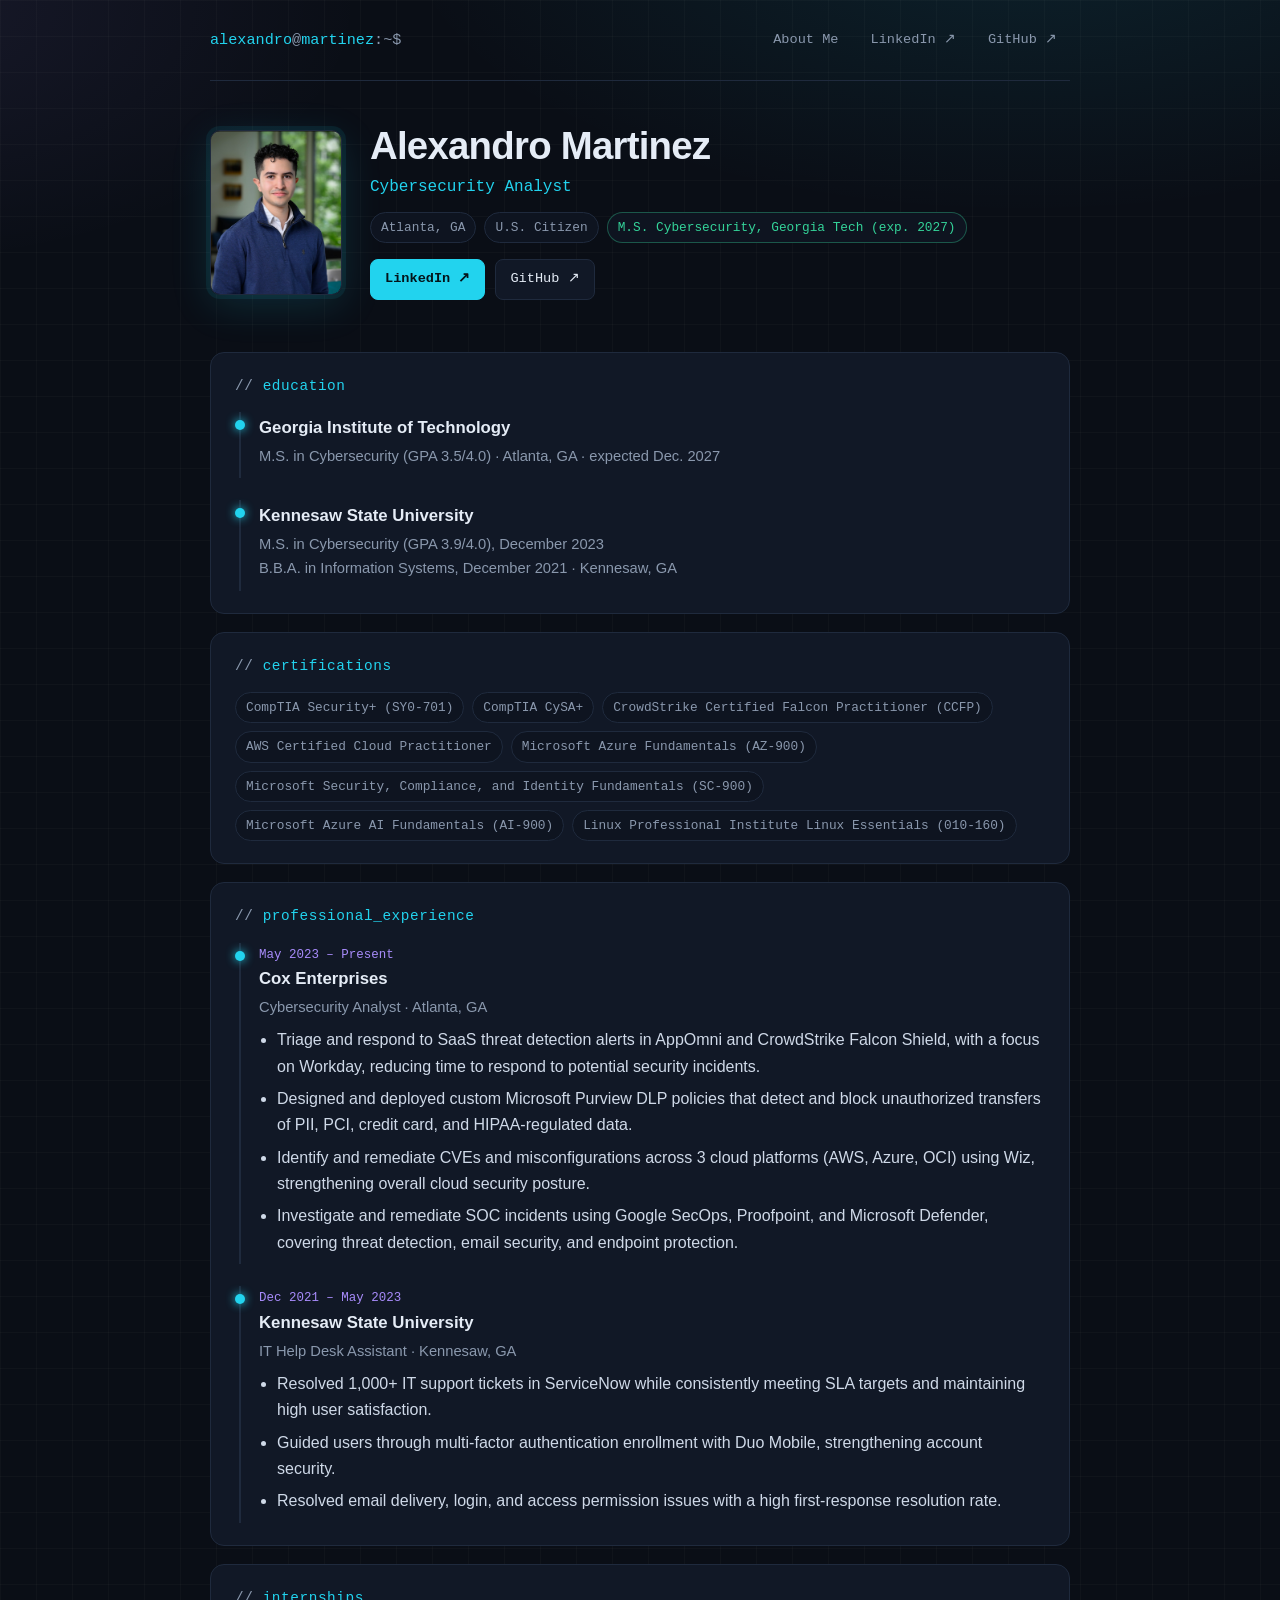
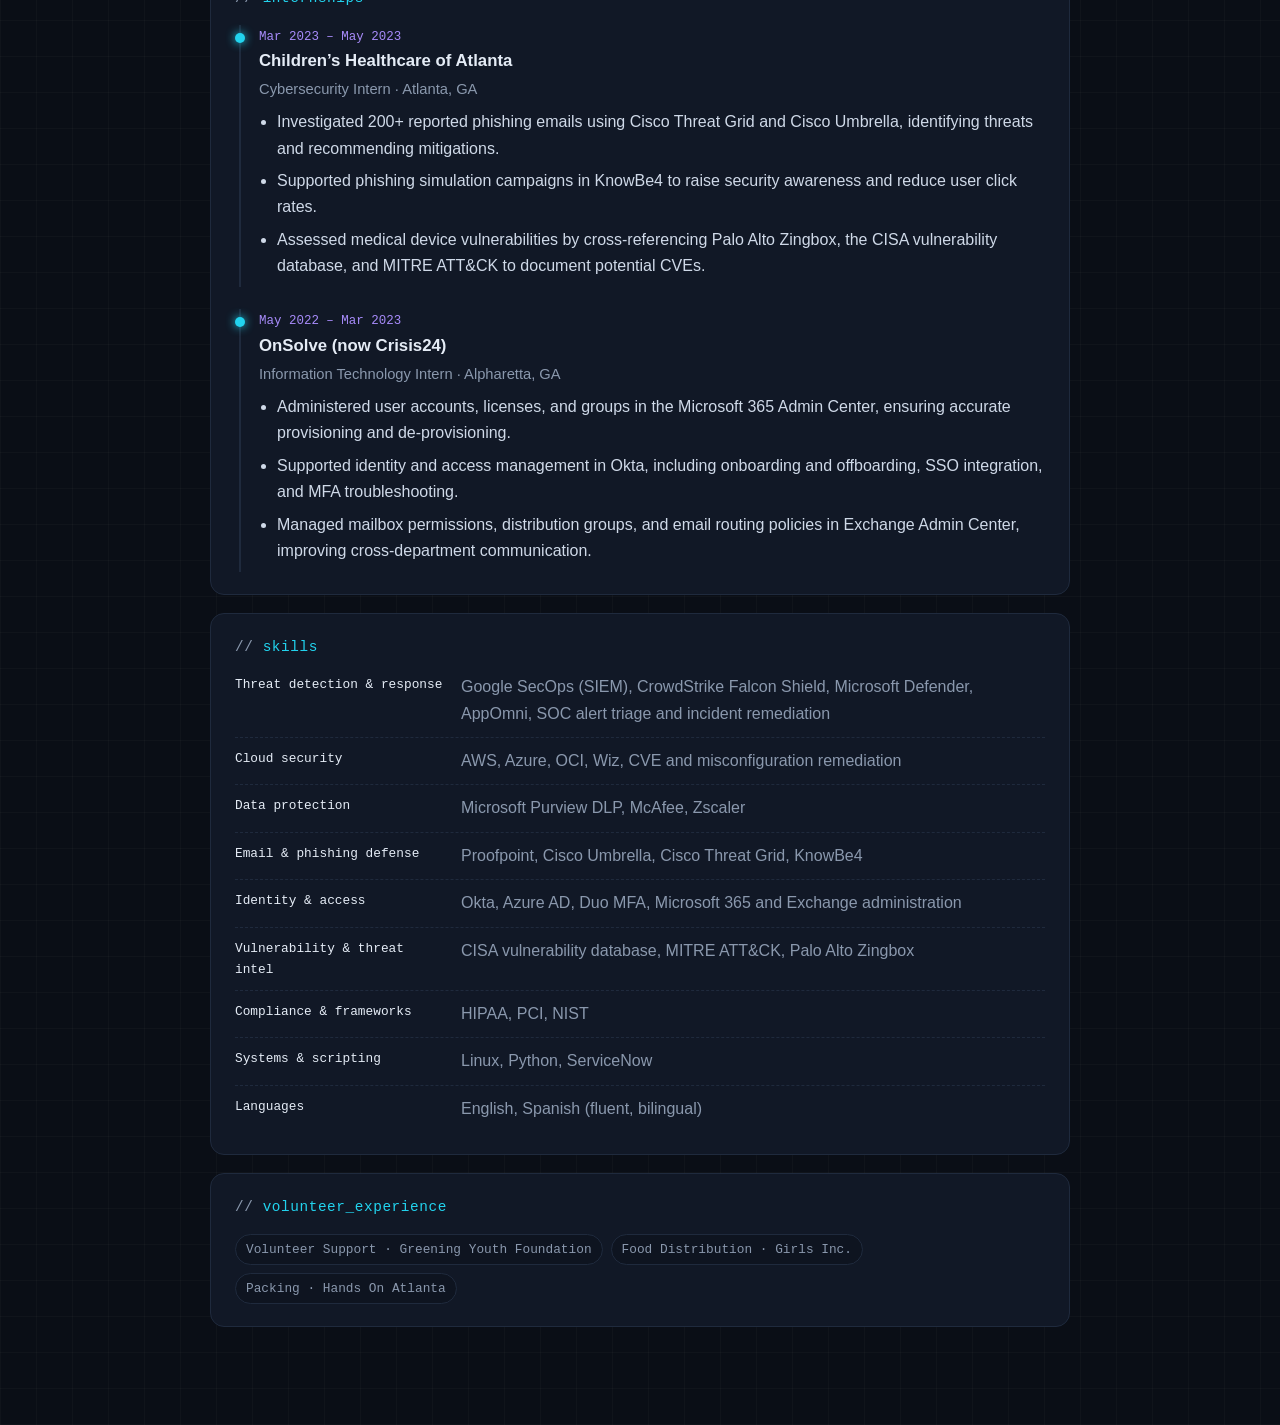
<file: index.html>
<!DOCTYPE html>
<html lang="en">
<head>
  <meta charset="utf-8">
  <meta name="viewport" content="width=device-width, initial-scale=1, viewport-fit=cover">
  <title>Alexandro Martinez</title>
  <link rel="stylesheet" href="style.css">
</head>
<body>
<div class="wrap">
  <header class="top">
    <a class="brand" href="index.html">alexandro<span>@</span>martinez<span>:~$</span></a>
    <nav>
      <a href="about.html">About Me</a>
      <a href="https://www.linkedin.com/in/alexandromartinez-cybersecurity" target="_blank" rel="noopener">LinkedIn ↗</a>
      <a href="https://github.com/alexandromartinez11" target="_blank" rel="noopener">GitHub ↗</a>
    </nav>
  </header>
  <div class="hero">
    <img src="IMG_0209.jpg" alt="Photo of Alexandro Martinez">
    <div>
      <h1>Alexandro Martinez</h1>
      <p class="tag">Cybersecurity Analyst</p>
      <ul class="chips">
      <li class="chip">Atlanta, GA</li>
      <li class="chip">U.S. Citizen</li>
      <li class="chip hl">M.S. Cybersecurity, Georgia Tech (exp. 2027)</li>
      </ul>
    <div class="btns">
      <a class="btn p" href="https://www.linkedin.com/in/alexandromartinez-cybersecurity" target="_blank" rel="noopener">LinkedIn ↗</a>
      <a class="btn" href="https://github.com/alexandromartinez11" target="_blank" rel="noopener">GitHub ↗</a>
    </div>
    </div>
  </div>

  <section class="card">
    <h2>education</h2>
    <div class="job"><h3>Georgia Institute of Technology</h3><p class="sub">M.S. in Cybersecurity (GPA 3.5/4.0) · Atlanta, GA · expected Dec. 2027</p></div>
    <div class="job"><h3>Kennesaw State University</h3><p class="sub">M.S. in Cybersecurity (GPA 3.9/4.0), December 2023<br>B.B.A. in Information Systems, December 2021 · Kennesaw, GA</p></div>
  </section>

  <section class="card">
    <h2>certifications</h2>
    <ul class="chips">
      <li class="chip">CompTIA Security+ (SY0-701)</li>
      <li class="chip">CompTIA CySA+</li>
      <li class="chip">CrowdStrike Certified Falcon Practitioner (CCFP)</li>
      <li class="chip">AWS Certified Cloud Practitioner</li>
      <li class="chip">Microsoft Azure Fundamentals (AZ-900)</li>
      <li class="chip">Microsoft Security, Compliance, and Identity Fundamentals (SC-900)</li>
      <li class="chip">Microsoft Azure AI Fundamentals (AI-900)</li>
      <li class="chip">Linux Professional Institute Linux Essentials (010-160)</li>
    </ul>
  </section>

  <section class="card">
    <h2>professional_experience</h2>
      <div class="job">
        <div class="when">May 2023 – Present</div>
        <h3>Cox Enterprises</h3>
        <p class="sub">Cybersecurity Analyst · Atlanta, GA</p>
        <ul class="b">
          <li>Triage and respond to SaaS threat detection alerts in AppOmni and CrowdStrike Falcon Shield, with a focus on Workday, reducing time to respond to potential security incidents.</li>
          <li>Designed and deployed custom Microsoft Purview DLP policies that detect and block unauthorized transfers of PII, PCI, credit card, and HIPAA-regulated data.</li>
          <li>Identify and remediate CVEs and misconfigurations across 3 cloud platforms (AWS, Azure, OCI) using Wiz, strengthening overall cloud security posture.</li>
          <li>Investigate and remediate SOC incidents using Google SecOps, Proofpoint, and Microsoft Defender, covering threat detection, email security, and endpoint protection.</li>
        </ul>
      </div>
      <div class="job">
        <div class="when">Dec 2021 – May 2023</div>
        <h3>Kennesaw State University</h3>
        <p class="sub">IT Help Desk Assistant · Kennesaw, GA</p>
        <ul class="b">
          <li>Resolved 1,000+ IT support tickets in ServiceNow while consistently meeting SLA targets and maintaining high user satisfaction.</li>
          <li>Guided users through multi-factor authentication enrollment with Duo Mobile, strengthening account security.</li>
          <li>Resolved email delivery, login, and access permission issues with a high first-response resolution rate.</li>
        </ul>
      </div>
  </section>

  <section class="card">
    <h2>internships</h2>
      <div class="job">
        <div class="when">Mar 2023 – May 2023</div>
        <h3>Children’s Healthcare of Atlanta</h3>
        <p class="sub">Cybersecurity Intern · Atlanta, GA</p>
        <ul class="b">
          <li>Investigated 200+ reported phishing emails using Cisco Threat Grid and Cisco Umbrella, identifying threats and recommending mitigations.</li>
          <li>Supported phishing simulation campaigns in KnowBe4 to raise security awareness and reduce user click rates.</li>
          <li>Assessed medical device vulnerabilities by cross-referencing Palo Alto Zingbox, the CISA vulnerability database, and MITRE ATT&amp;CK to document potential CVEs.</li>
        </ul>
      </div>
      <div class="job">
        <div class="when">May 2022 – Mar 2023</div>
        <h3>OnSolve (now Crisis24)</h3>
        <p class="sub">Information Technology Intern · Alpharetta, GA</p>
        <ul class="b">
          <li>Administered user accounts, licenses, and groups in the Microsoft 365 Admin Center, ensuring accurate provisioning and de-provisioning.</li>
          <li>Supported identity and access management in Okta, including onboarding and offboarding, SSO integration, and MFA troubleshooting.</li>
          <li>Managed mailbox permissions, distribution groups, and email routing policies in Exchange Admin Center, improving cross-department communication.</li>
        </ul>
      </div>
  </section>

  <section class="card">
    <h2>skills</h2>
      <div class="skill"><b>Threat detection &amp; response</b><span>Google SecOps (SIEM), CrowdStrike Falcon Shield, Microsoft Defender, AppOmni, SOC alert triage and incident remediation</span></div>
      <div class="skill"><b>Cloud security</b><span>AWS, Azure, OCI, Wiz, CVE and misconfiguration remediation</span></div>
      <div class="skill"><b>Data protection</b><span>Microsoft Purview DLP, McAfee, Zscaler</span></div>
      <div class="skill"><b>Email &amp; phishing defense</b><span>Proofpoint, Cisco Umbrella, Cisco Threat Grid, KnowBe4</span></div>
      <div class="skill"><b>Identity &amp; access</b><span>Okta, Azure AD, Duo MFA, Microsoft 365 and Exchange administration</span></div>
      <div class="skill"><b>Vulnerability &amp; threat intel</b><span>CISA vulnerability database, MITRE ATT&amp;CK, Palo Alto Zingbox</span></div>
      <div class="skill"><b>Compliance &amp; frameworks</b><span>HIPAA, PCI, NIST</span></div>
      <div class="skill"><b>Systems &amp; scripting</b><span>Linux, Python, ServiceNow</span></div>
      <div class="skill"><b>Languages</b><span>English, Spanish (fluent, bilingual)</span></div>
  </section>

  <section class="card">
    <h2>volunteer_experience</h2>
    <ul class="chips">
      <li class="chip">Volunteer Support · Greening Youth Foundation</li>
      <li class="chip">Food Distribution · Girls Inc.</li>
      <li class="chip">Packing · Hands On Atlanta</li>
    </ul>
  </section>
</div>
</body>
</html>
</file>
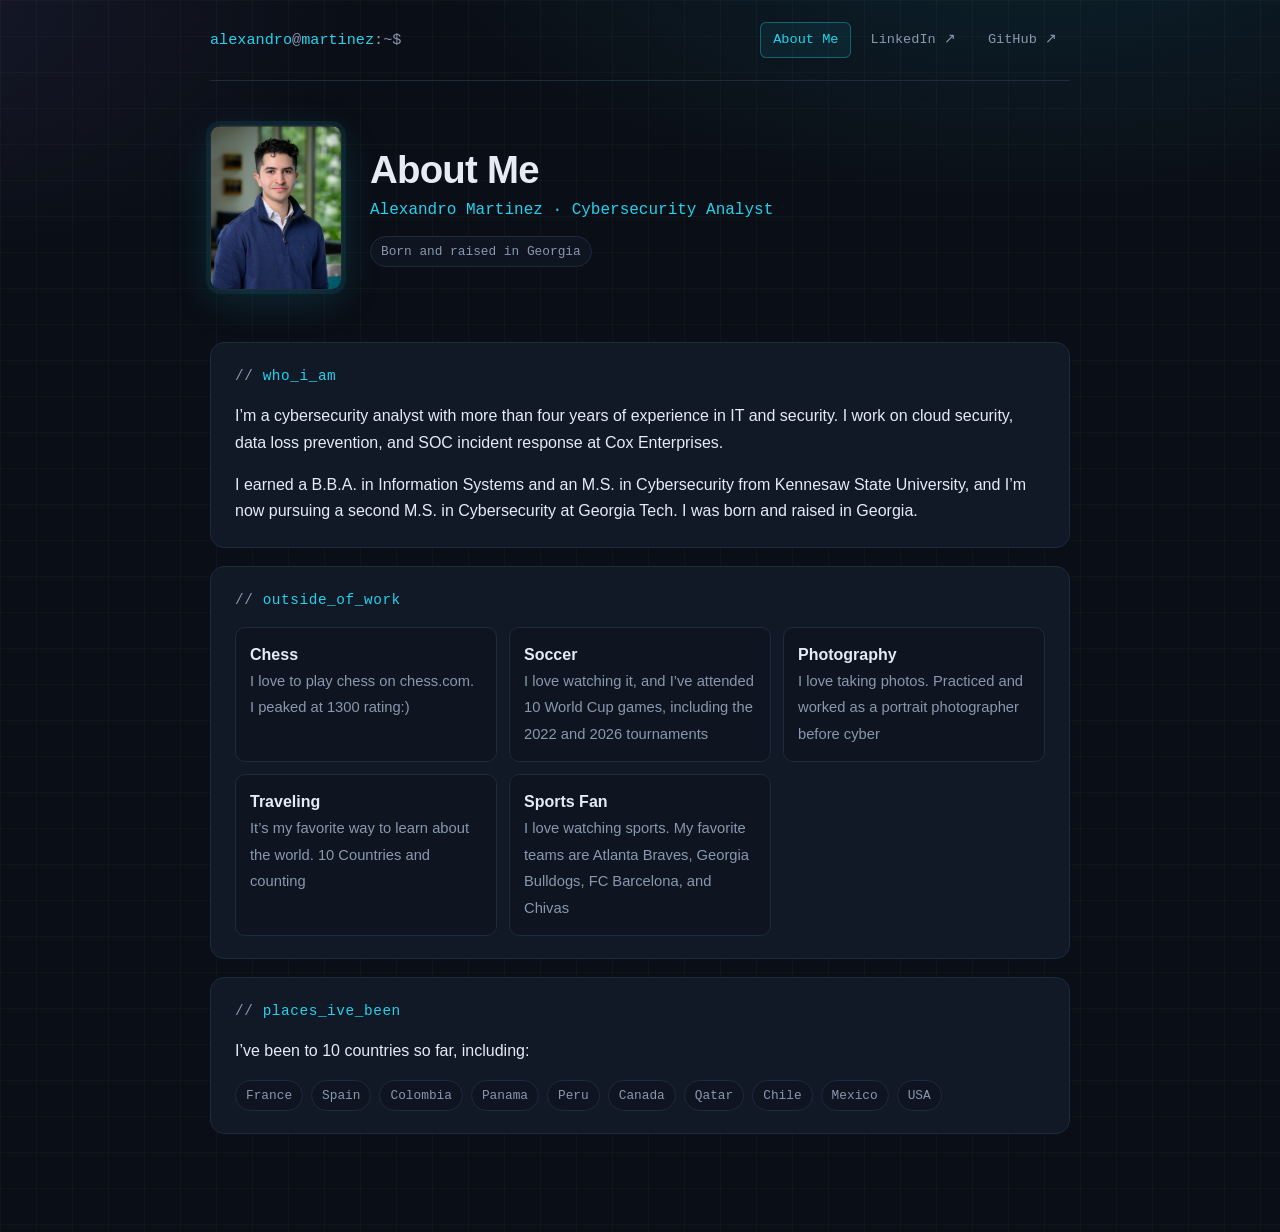
<file: about.html>
<!DOCTYPE html>
<html lang="en">
<head>
  <meta charset="utf-8">
  <meta name="viewport" content="width=device-width, initial-scale=1, viewport-fit=cover">
  <title>About Me | Alexandro Martinez</title>
  <link rel="stylesheet" href="style.css">
</head>
<body>
<div class="wrap">
  <header class="top">
    <a class="brand" href="index.html">alexandro<span>@</span>martinez<span>:~$</span></a>
    <nav>
      <a class="on" href="about.html">About Me</a>
      <a href="https://www.linkedin.com/in/alexandromartinez-cybersecurity" target="_blank" rel="noopener">LinkedIn ↗</a>
      <a href="https://github.com/alexandromartinez11" target="_blank" rel="noopener">GitHub ↗</a>
    </nav>
  </header>
  <div class="hero">
    <img src="IMG_0209.jpg" alt="Photo of Alexandro Martinez">
    <div>
      <h1>About Me</h1>
      <p class="tag">Alexandro Martinez · Cybersecurity Analyst</p>
      <ul class="chips">
        <li class="chip">Born and raised in Georgia</li>
      </ul>
    </div>
  </div>

  <section class="card">
    <h2>who_i_am</h2>
    <p style="margin-top:0">I’m a cybersecurity analyst with more than four years of experience in IT and security. I work on cloud security, data loss prevention, and SOC incident response at Cox Enterprises.</p>
    <p style="margin-bottom:0">I earned a B.B.A. in Information Systems and an M.S. in Cybersecurity from Kennesaw State University, and I’m now pursuing a second M.S. in Cybersecurity at Georgia Tech. I was born and raised in Georgia.</p>
  </section>

  <section class="card">
    <h2>outside_of_work</h2>
    <div class="grid2">
      <div class="mini"><b>Chess</b><span>I love to play chess on chess.com. I peaked at 1300 rating:)</span></div>
      <div class="mini"><b>Soccer</b><span>I love watching it, and I’ve attended 10 World Cup games, including the 2022 and 2026 tournaments</span></div>
      <div class="mini"><b>Photography</b><span>I love taking photos. Practiced and worked as a portrait photographer before cyber</span></div>
      <div class="mini"><b>Traveling</b><span>It’s my favorite way to learn about the world. 10 Countries and counting</span></div>
      <div class="mini"><b>Sports Fan</b><span>I love watching sports. My favorite teams are Atlanta Braves, Georgia Bulldogs, FC Barcelona, and Chivas</span>
    </div>
  </section>

  <section class="card">
    <h2>places_ive_been</h2>
    <p style="margin-top:0">I’ve been to 10 countries so far, including:</p>
    <ul class="chips">
      <li class="chip">France</li>
      <li class="chip">Spain</li>
      <li class="chip">Colombia</li>
      <li class="chip">Panama</li>
      <li class="chip">Peru</li>
      <li class="chip">Canada</li>
      <li class="chip">Qatar</li>
      <li class="chip">Chile</li>
      <li class="chip">Mexico</li>
      <li class="chip">USA</li>
    </ul>
  </section>
</div>
</body>
</html>
</file>
<file: style.css>
:root { --bg:#0a0e16; --panel:#111826; --panel2:#0e1420; --line:#1f2a3d; --text:#e5ecf6; --muted:#8a98ad; --cyan:#22d3ee; --violet:#a78bfa; --ok:#34d399; }
* { box-sizing: border-box; }
html { color-scheme: dark; background: var(--bg); }
body { margin:0; color:var(--text); font:16px/1.65 -apple-system,BlinkMacSystemFont,"Segoe UI",Inter,Helvetica,Arial,sans-serif;
  background: radial-gradient(900px 420px at 80% -80px, rgba(34,211,238,.10), transparent 70%), radial-gradient(700px 380px at -10% 0, rgba(167,139,250,.09), transparent 70%),
  linear-gradient(rgba(255,255,255,.025) 1px, transparent 1px) 0 0/100% 36px, linear-gradient(90deg, rgba(255,255,255,.025) 1px, transparent 1px) 0 0/36px 100%, var(--bg);
  padding-top: env(safe-area-inset-top,0px); padding-bottom: env(safe-area-inset-bottom,0px); min-height:100vh; }
.mono { font-family: ui-monospace,"SF Mono","Cascadia Code",Menlo,Consolas,monospace; }
.wrap { max-width:900px; margin:0 auto; padding:0 20px 80px; }
header.top { display:flex; align-items:center; justify-content:space-between; gap:16px; flex-wrap:wrap; padding:22px 0; border-bottom:1px solid var(--line); }
.brand { font-family:ui-monospace,Menlo,Consolas,monospace; color:var(--cyan); font-size:.95rem; text-decoration:none; }
.brand span { color:var(--muted); }
nav { display:flex; gap:6px; flex-wrap:wrap; }
nav a { font-family:ui-monospace,Menlo,Consolas,monospace; font-size:.85rem; color:var(--muted); text-decoration:none; padding:6px 12px; border:1px solid transparent; border-radius:6px; }
nav a:hover { color:var(--text); border-color:var(--line); }
nav a.on { color:var(--cyan); border-color:rgba(34,211,238,.35); background:rgba(34,211,238,.07); }
.hero { display:flex; gap:28px; align-items:center; flex-wrap:wrap; padding:44px 0 34px; }
.hero img { width:132px; aspect-ratio:4/5; height:auto; border-radius:10px; object-fit:cover; object-position:50% 20%; border:1px solid var(--line); box-shadow:0 0 0 4px rgba(34,211,238,.08), 0 10px 40px rgba(34,211,238,.15); }
h1 { font-size:2.4rem; line-height:1.1; margin:0 0 6px; letter-spacing:-.02em; }
.tag { font-family:ui-monospace,Menlo,Consolas,monospace; color:var(--cyan); margin:0 0 12px; }
.chips { display:flex; flex-wrap:wrap; gap:8px; margin:0; padding:0; list-style:none; }
.chip { font-family:ui-monospace,Menlo,Consolas,monospace; font-size:.8rem; padding:4px 10px; border:1px solid var(--line); border-radius:999px; background:var(--panel2); color:var(--muted); }
.chip.hl { color:var(--ok); border-color:rgba(52,211,153,.35); }
.btns { display:flex; gap:10px; flex-wrap:wrap; margin-top:16px; }
.btn { font-family:ui-monospace,Menlo,Consolas,monospace; font-size:.85rem; padding:8px 14px; border-radius:8px; text-decoration:none; border:1px solid var(--line); color:var(--text); background:var(--panel); }
.btn.p { background:var(--cyan); color:#04141a; border-color:var(--cyan); font-weight:600; }
.btn:hover { border-color:var(--cyan); }
section.card { background:var(--panel); border:1px solid var(--line); border-radius:14px; padding:22px 24px; margin:18px 0; }
h2 { font-family:ui-monospace,Menlo,Consolas,monospace; font-size:.9rem; font-weight:500; color:var(--cyan); margin:0 0 14px; letter-spacing:.04em; }
h2::before { content:"// "; color:var(--muted); }
h3 { font-size:1.05rem; margin:0; }
.sub { color:var(--muted); font-size:.92rem; margin:2px 0 8px; }
.job { border-left:2px solid var(--line); padding:2px 0 2px 18px; margin:0 0 22px 4px; position:relative; }
.job::before { content:""; position:absolute; left:-6px; top:8px; width:10px; height:10px; border-radius:50%; background:var(--cyan); box-shadow:0 0 10px var(--cyan); }
.job:last-child { margin-bottom:0; }
.when { font-family:ui-monospace,Menlo,Consolas,monospace; font-size:.78rem; color:var(--violet); }
ul.b { margin:8px 0 0; padding-left:18px; } ul.b li { margin-bottom:6px; color:#cfd9e8; }
.skill { display:grid; grid-template-columns:210px 1fr; gap:6px 16px; padding:10px 0; border-top:1px dashed var(--line); }
.skill:first-of-type { border-top:0; padding-top:0; }
.skill b { font-family:ui-monospace,Menlo,Consolas,monospace; font-size:.8rem; color:var(--text); font-weight:500; }
.skill span { color:var(--muted); }
.grid2 { display:grid; grid-template-columns:repeat(auto-fit,minmax(200px,1fr)); gap:12px; }
.mini { border:1px solid var(--line); border-radius:10px; padding:14px; background:var(--panel2); }
.mini b { display:block; color:var(--text); } .mini span { color:var(--muted); font-size:.92rem; }
.note { border:1px dashed rgba(34,211,238,.4); border-radius:10px; padding:14px 16px; color:var(--muted); }
label { display:block; font-family:ui-monospace,Menlo,Consolas,monospace; font-size:.8rem; color:var(--muted); margin:14px 0 6px; }
input[type=text], input[type=email], textarea { width:100%; background:var(--panel2); color:var(--text); border:1px solid var(--line); border-radius:8px; padding:10px 12px; font:inherit; }
input:focus, textarea:focus { outline:none; border-color:var(--cyan); box-shadow:0 0 0 3px rgba(34,211,238,.15); }
form .btn { margin-top:16px; cursor:pointer; }
a { color:var(--cyan); }
@media (max-width:620px){ .skill { grid-template-columns:1fr; } h1 { font-size:1.9rem; } }
</file>
